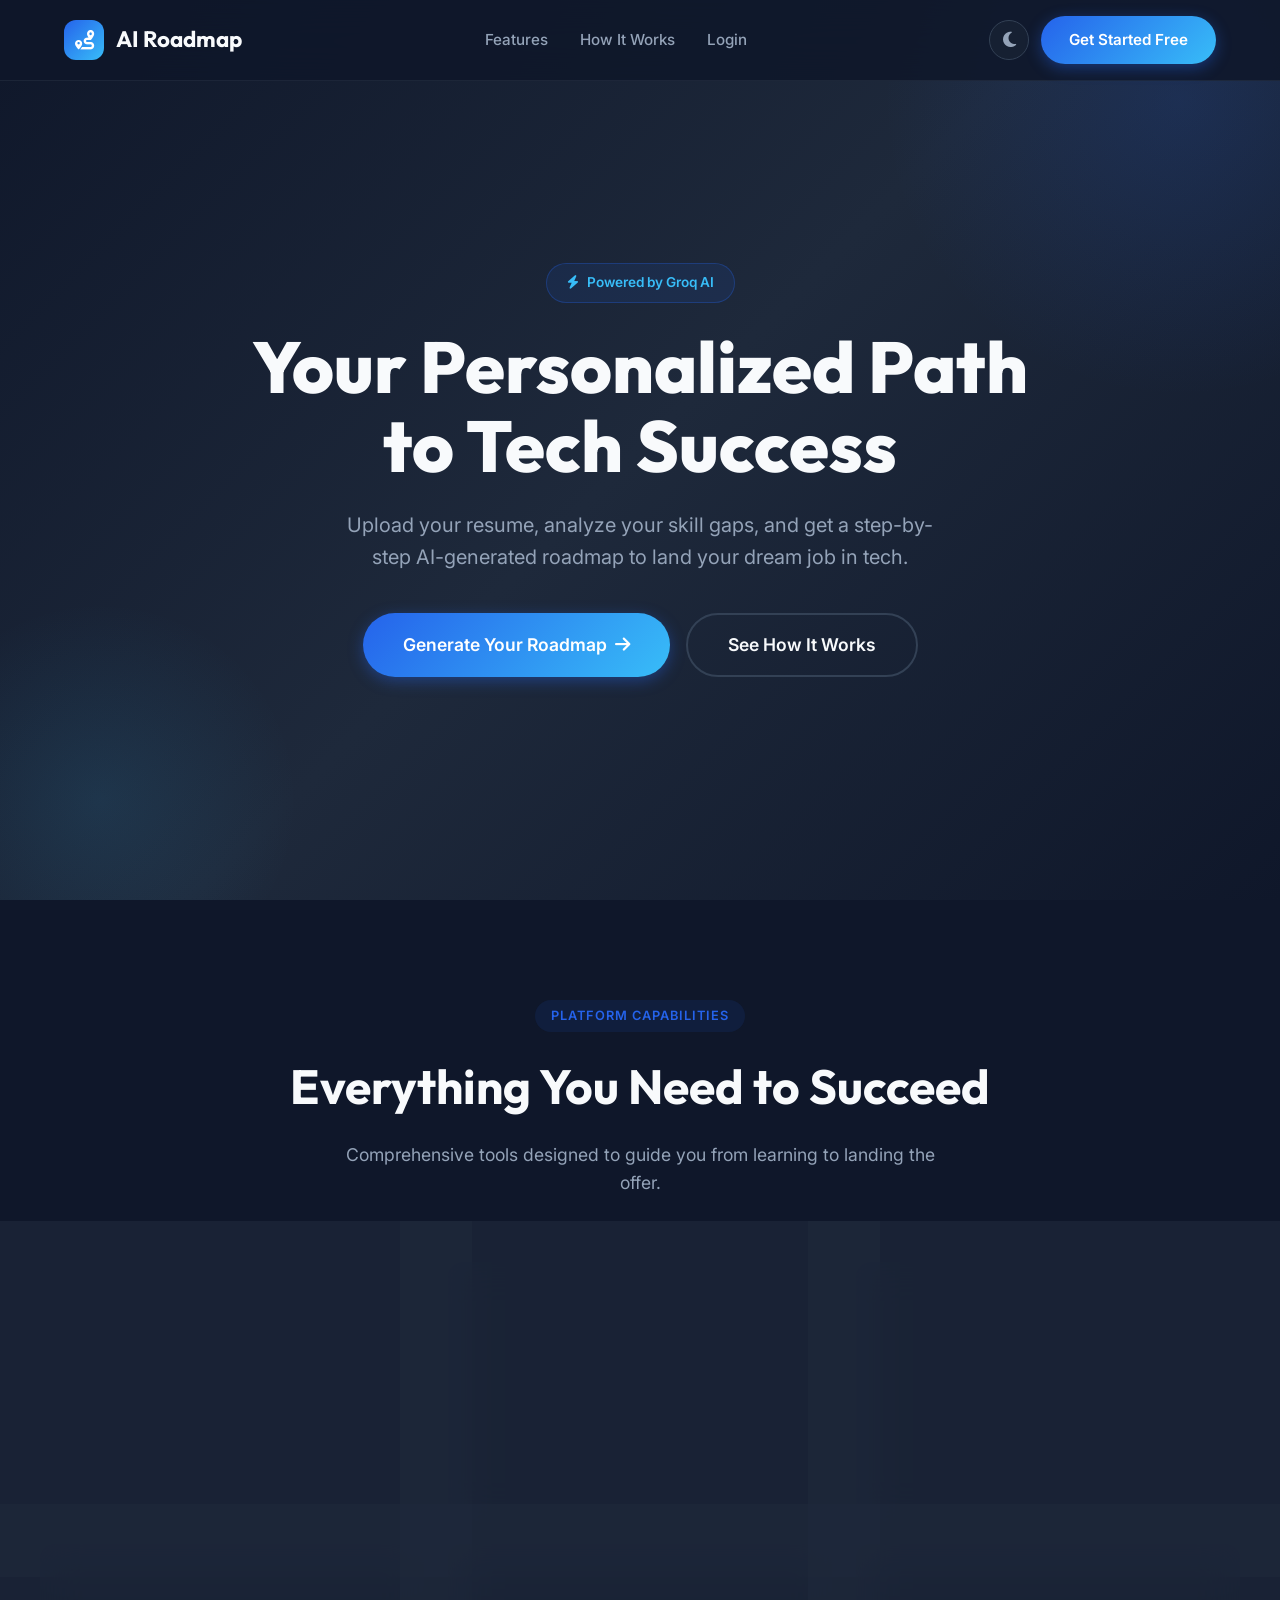
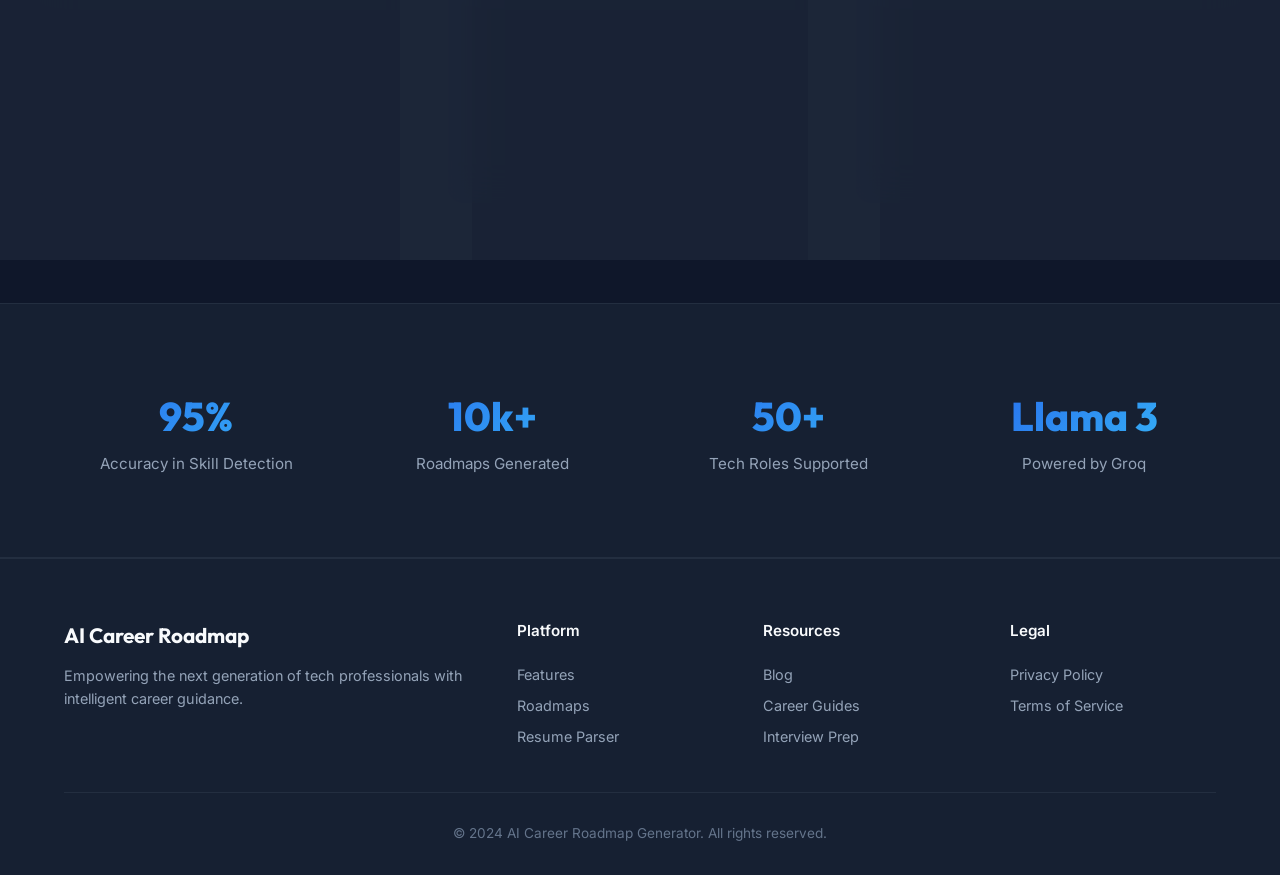
<file: AI Road map/career-roadmap-generator/frontend/index.html>
<!DOCTYPE html>
<html lang="en" data-theme="dark">
<head>
    <meta charset="UTF-8">
    <meta name="viewport" content="width=device-width, initial-scale=1.0">
    <title>AI Career Roadmap Generator | Master Your Career Path</title>
    <meta name="description" content="AI-powered platform that helps you identify skill gaps, generate personalized career roadmaps, and track progress toward your dream job.">
    
    <!-- Fonts & Icons -->
    <link rel="stylesheet" href="https://cdnjs.cloudflare.com/ajax/libs/font-awesome/6.4.0/css/all.min.css">
    
    <!-- Styles -->
    <link rel="stylesheet" href="css/style.css">
</head>
<body>
    <!-- Navigation -->
    <nav class="navbar" id="navbar">
        <div class="container">
            <a href="index.html" class="nav-brand">
                <div class="nav-brand-icon">
                    <i class="fa-solid fa-route"></i>
                </div>
                AI Roadmap
            </a>
            
            <ul class="nav-links">
                <li><a href="#features">Features</a></li>
                <li><a href="#how-it-works">How It Works</a></li>
                <li><a href="login.html">Login</a></li>
            </ul>
            
            <div class="nav-actions">
                <button class="theme-toggle" id="themeToggle" aria-label="Toggle theme">
                    <i class="fa-solid fa-moon"></i>
                </button>
                <a href="register.html" class="btn btn-primary d-none d-md-flex">Get Started Free</a>
                <button class="mobile-menu-btn" id="mobileMenuBtn">
                    <i class="fa-solid fa-bars"></i>
                </button>
            </div>
        </div>
    </nav>

    <!-- Hero Section -->
    <section class="hero">
        <div class="hero-content">
            <div class="hero-badge">
                <i class="fa-solid fa-bolt"></i> Powered by Groq AI
            </div>
            <h1>Your Personalized Path to Tech Success</h1>
            <p>Upload your resume, analyze your skill gaps, and get a step-by-step AI-generated roadmap to land your dream job in tech.</p>
            <div class="hero-buttons">
                <a href="register.html" class="btn btn-primary btn-lg">
                    Generate Your Roadmap <i class="fa-solid fa-arrow-right"></i>
                </a>
                <a href="#how-it-works" class="btn btn-secondary btn-lg">
                    See How It Works
                </a>
            </div>
        </div>
    </section>

    <!-- Features Section -->
    <section class="features-section container" id="features">
        <div class="section-header slide-up stagger-1">
            <span class="section-badge">Platform Capabilities</span>
            <h2>Everything You Need to Succeed</h2>
            <p>Comprehensive tools designed to guide you from learning to landing the offer.</p>
        </div>
        
        <div class="features-grid">
            <div class="feature-card glass-card slide-up stagger-2">
                <div class="feature-icon"><i class="fa-solid fa-file-pdf"></i></div>
                <h3>AI Resume Analysis</h3>
                <p>Upload your PDF resume. Our ATS engine analyzes it, scores it, and extracts your skills instantly.</p>
            </div>
            
            <div class="feature-card glass-card slide-up stagger-3">
                <div class="feature-icon"><i class="fa-solid fa-bullseye"></i></div>
                <h3>Skill Gap Detection</h3>
                <p>Select your target role. We'll compare your current profile against industry requirements to find gaps.</p>
            </div>
            
            <div class="feature-card glass-card slide-up stagger-4">
                <div class="feature-icon"><i class="fa-solid fa-map-location-dot"></i></div>
                <h3>Dynamic Roadmaps</h3>
                <p>Get a personalized month-by-month learning path with specific milestones, resources, and tasks.</p>
            </div>
            
            <div class="feature-card glass-card slide-up stagger-5">
                <div class="feature-icon"><i class="fa-solid fa-certificate"></i></div>
                <h3>Smart Certifications</h3>
                <p>Receive AI recommendations for the most valuable certifications based on your specific career goals.</p>
            </div>
            
            <div class="feature-card glass-card slide-up stagger-2">
                <div class="feature-icon"><i class="fa-solid fa-laptop-code"></i></div>
                <h3>Project Suggestions</h3>
                <p>Build your portfolio with project ideas tailored to your experience level and target tech stack.</p>
            </div>
            
            <div class="feature-card glass-card slide-up stagger-3">
                <div class="feature-icon"><i class="fa-solid fa-robot"></i></div>
                <h3>AI Career Mentor</h3>
                <p>Chat 24/7 with our AI mentor for interview prep, career advice, and technical guidance.</p>
            </div>
        </div>
    </section>

    <!-- Stats Section -->
    <section class="stats-section">
        <div class="container">
            <div class="stats-grid">
                <div class="stat-item">
                    <h3>95%</h3>
                    <p>Accuracy in Skill Detection</p>
                </div>
                <div class="stat-item">
                    <h3>10k+</h3>
                    <p>Roadmaps Generated</p>
                </div>
                <div class="stat-item">
                    <h3>50+</h3>
                    <p>Tech Roles Supported</p>
                </div>
                <div class="stat-item">
                    <h3>Llama 3</h3>
                    <p>Powered by Groq</p>
                </div>
            </div>
        </div>
    </section>

    <!-- Footer -->
    <footer class="footer">
        <div class="container">
            <div class="footer-content">
                <div class="footer-brand">
                    <h3>AI Career Roadmap</h3>
                    <p>Empowering the next generation of tech professionals with intelligent career guidance.</p>
                </div>
                <div class="footer-links">
                    <h4>Platform</h4>
                    <a href="#">Features</a>
                    <a href="#">Roadmaps</a>
                    <a href="#">Resume Parser</a>
                </div>
                <div class="footer-links">
                    <h4>Resources</h4>
                    <a href="#">Blog</a>
                    <a href="#">Career Guides</a>
                    <a href="#">Interview Prep</a>
                </div>
                <div class="footer-links">
                    <h4>Legal</h4>
                    <a href="#">Privacy Policy</a>
                    <a href="#">Terms of Service</a>
                </div>
            </div>
            <div class="footer-bottom">
                &copy; 2024 AI Career Roadmap Generator. All rights reserved.
            </div>
        </div>
    </footer>

    <script src="js/auth.js"></script>
    <script>
        // Navbar scroll effect
        window.addEventListener('scroll', () => {
            const navbar = document.getElementById('navbar');
            if (window.scrollY > 50) {
                navbar.classList.add('scrolled');
            } else {
                navbar.classList.remove('scrolled');
            }
        });

        // Theme toggle
        const themeToggle = document.getElementById('themeToggle');
        const html = document.documentElement;
        
        themeToggle.addEventListener('click', () => {
            const currentTheme = html.getAttribute('data-theme');
            const newTheme = currentTheme === 'dark' ? 'light' : 'dark';
            html.setAttribute('data-theme', newTheme);
            themeToggle.innerHTML = newTheme === 'dark' ? '<i class="fa-solid fa-sun"></i>' : '<i class="fa-solid fa-moon"></i>';
        });

        // Mobile menu
        const mobileBtn = document.getElementById('mobileMenuBtn');
        const navLinks = document.querySelector('.nav-links');
        
        if(mobileBtn) {
            mobileBtn.addEventListener('click', () => {
                navLinks.classList.toggle('active');
            });
        }
        
        // Redirect if already logged in
        if (Auth.isAuthenticated()) {
            window.location.href = 'dashboard.html';
        }
    </script>
</body>
</html>
</file>
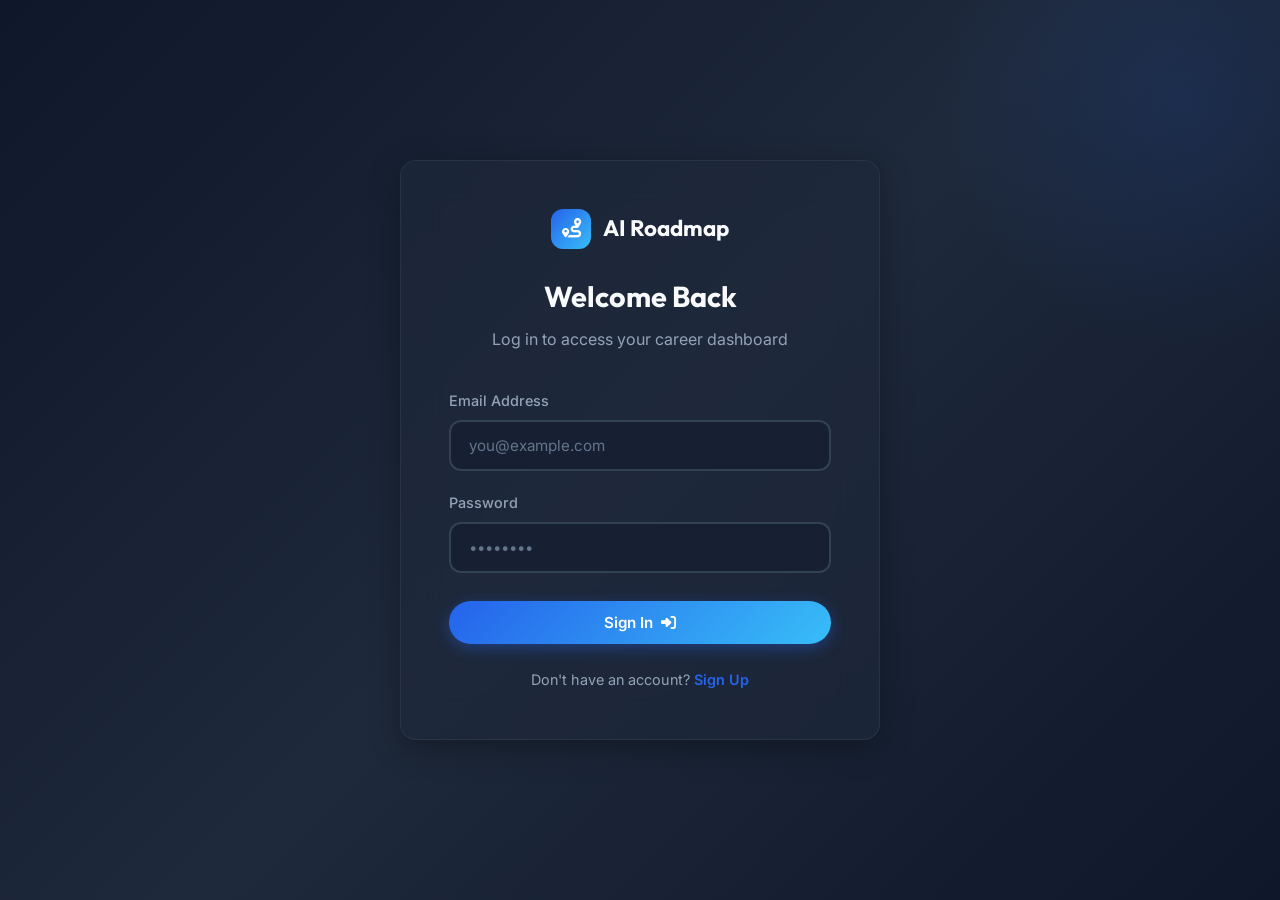
<file: AI Road map/career-roadmap-generator/frontend/certifications.html>
<!DOCTYPE html>
<html lang="en" data-theme="dark">
<head>
    <meta charset="UTF-8">
    <meta name="viewport" content="width=device-width, initial-scale=1.0">
    <title>Certifications | AI Career Roadmap</title>
    <link rel="stylesheet" href="https://cdnjs.cloudflare.com/ajax/libs/font-awesome/6.4.0/css/all.min.css">
    <link rel="stylesheet" href="css/style.css">
    <link rel="stylesheet" href="css/dashboard.css">
</head>
<body>
    <nav class="navbar" style="padding: 12px 0;">
        <div class="container" style="max-width: 100%; padding: 0 24px;">
            <div style="display: flex; align-items: center; gap: 16px;">
                <a href="dashboard.html" class="nav-brand">
                    <div class="nav-brand-icon"><i class="fa-solid fa-route"></i></div>
                    AI Roadmap
                </a>
            </div>
            <div class="nav-actions">
                <a href="dashboard.html" class="btn btn-secondary btn-sm">Dashboard</a>
            </div>
        </div>
    </nav>

    <div class="dashboard-layout">
        <main class="main-content" style="margin-left: 0; max-width: 1200px; margin: 0 auto;">
            <div class="page-header slide-up">
                <div>
                    <h1>Certifications</h1>
                    <p>AI-recommended certifications to boost your credentials.</p>
                </div>
            </div>

            <div id="generatorForm" class="panel slide-up stagger-1">
                <form id="certForm">
                    <div class="dashboard-grid">
                        <div class="form-group">
                            <label class="form-label">Target Role</label>
                            <input type="text" id="targetRole" class="form-control" required>
                        </div>
                        <div class="form-group">
                            <label class="form-label">Budget</label>
                            <select id="budget" class="form-control">
                                <option value="free">Free Only</option>
                                <option value="low">Low Budget (under $100)</option>
                                <option value="moderate" selected>Moderate ($100 - $300)</option>
                                <option value="high">High Budget / Employer Paid</option>
                            </select>
                        </div>
                    </div>
                    <button type="submit" class="btn btn-primary" id="generateBtn">
                        Find Certifications <i class="fa-solid fa-award"></i>
                    </button>
                </form>
            </div>

            <div id="resultsGrid" class="dashboard-grid slide-up stagger-2" style="display: none; margin-top: 24px;">
                <!-- Cards here -->
            </div>
        </main>
    </div>

    <!-- Toast Container -->
    <div id="toastContainer" class="toast-container"></div>

    <script src="js/auth.js"></script>
    <script>
        document.addEventListener('DOMContentLoaded', async () => {
            await Auth.verifyToken();
            loadExistingCerts();

            document.getElementById('certForm').addEventListener('submit', async (e) => {
                e.preventDefault();
                
                const targetRole = document.getElementById('targetRole').value;
                const budget = document.getElementById('budget').value;
                
                const btn = document.getElementById('generateBtn');
                const originalText = btn.innerHTML;
                btn.innerHTML = '<i class="fa-solid fa-circle-notch fa-spin"></i> Searching...';
                btn.disabled = true;
                
                const payload = { target_role: targetRole, budget: budget, current_skills: "" };
                
                const res = await ApiService.request('/certifications/recommend', 'POST', payload);
                
                btn.innerHTML = originalText;
                btn.disabled = false;
                
                if (res.success) {
                    UI.showToast('Recommendations found!', 'success');
                    displayCerts(res.data.certifications);
                } else {
                    UI.showToast(res.error, 'error');
                }
            });
        });

        async function loadExistingCerts() {
            UI.showLoading(true);
            const res = await ApiService.request('/certifications/list');
            UI.showLoading(false);
            
            if (res.success && res.data.certifications && res.data.certifications.recommended_certs) {
                document.getElementById('targetRole').value = res.data.certifications.target_role || '';
                displayCerts(res.data.certifications.recommended_certs);
            }
        }

        function displayCerts(data) {
            const grid = document.getElementById('resultsGrid');
            grid.innerHTML = '';
            grid.style.display = 'grid';
            
            if (!data || !data.certifications) return;
            
            data.certifications.forEach(cert => {
                const card = document.createElement('div');
                card.className = 'panel stat-card';
                card.style.flexDirection = 'column';
                card.style.alignItems = 'flex-start';
                
                card.innerHTML = `
                    <div style="display: flex; align-items: center; gap: 12px; margin-bottom: 16px;">
                        <div class="stat-icon primary" style="width: 48px; height: 48px; font-size: 1.2rem;"><i class="fa-solid fa-certificate"></i></div>
                        <div>
                            <h3 style="font-size: 1.1rem; font-weight: 600;">${cert.name}</h3>
                            <p style="color: var(--text-secondary); font-size: 0.85rem;">${cert.provider}</p>
                        </div>
                    </div>
                    <div style="width: 100%; margin-bottom: 16px;">
                        <div style="display: flex; justify-content: space-between; margin-bottom: 8px; font-size: 0.9rem;">
                            <span style="color: var(--text-muted);">Difficulty</span>
                            <span style="font-weight: 500;">${cert.difficulty}</span>
                        </div>
                        <div style="display: flex; justify-content: space-between; margin-bottom: 8px; font-size: 0.9rem;">
                            <span style="color: var(--text-muted);">Cost</span>
                            <span style="font-weight: 500; color: var(--success);">${cert.cost}</span>
                        </div>
                        <div style="display: flex; justify-content: space-between; margin-bottom: 8px; font-size: 0.9rem;">
                            <span style="color: var(--text-muted);">Duration</span>
                            <span style="font-weight: 500;">${cert.duration}</span>
                        </div>
                    </div>
                    <a href="${cert.url || '#'}" target="_blank" class="btn btn-secondary btn-sm" style="width: 100%;">View Details</a>
                `;
                grid.appendChild(card);
            });
        }
    </script>
</body>
</html>
</file>
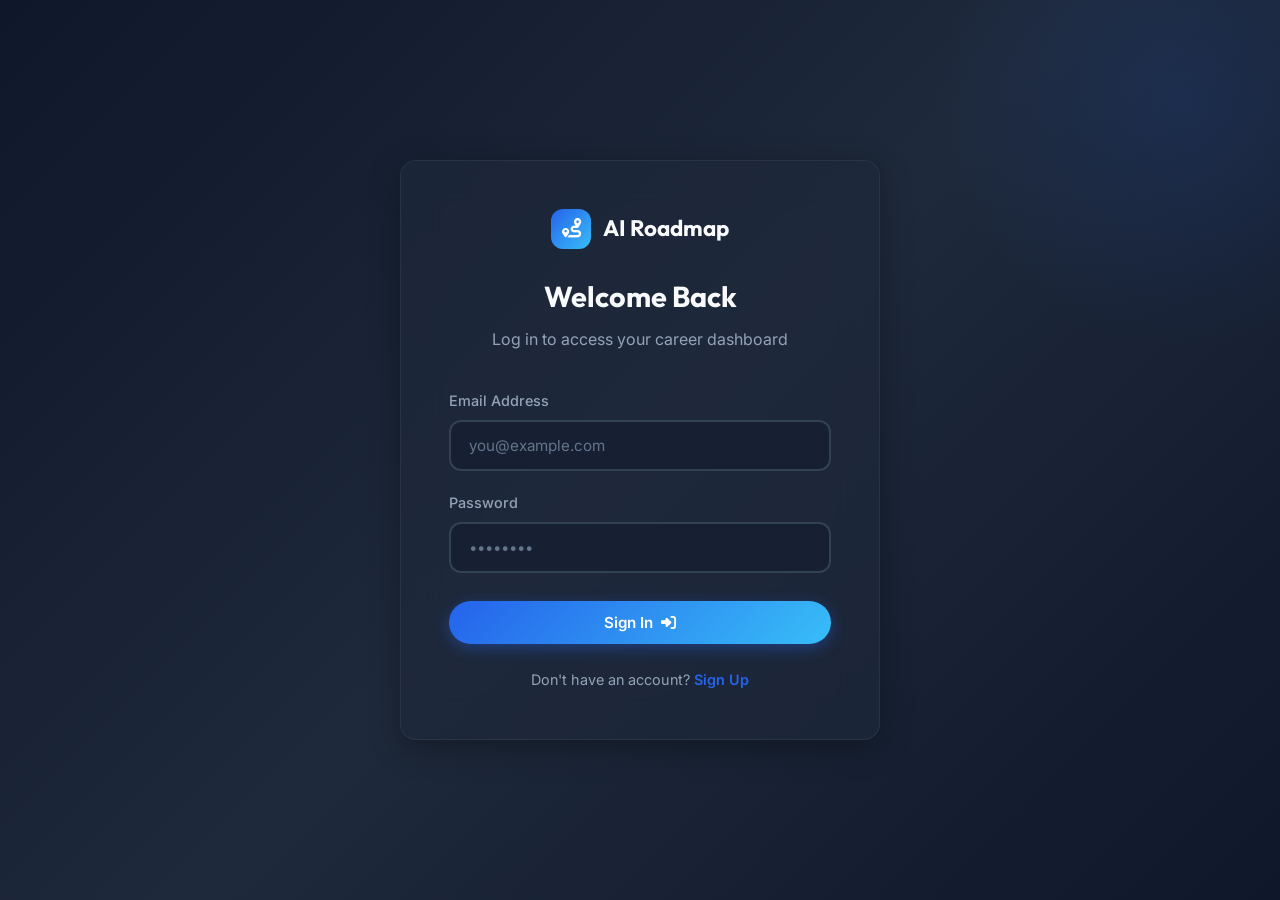
<file: AI Road map/career-roadmap-generator/frontend/login.html>
<!DOCTYPE html>
<html lang="en" data-theme="dark">
<head>
    <meta charset="UTF-8">
    <meta name="viewport" content="width=device-width, initial-scale=1.0">
    <title>Login | AI Career Roadmap Generator</title>
    
    <link rel="stylesheet" href="https://cdnjs.cloudflare.com/ajax/libs/font-awesome/6.4.0/css/all.min.css">
    <link rel="stylesheet" href="css/style.css">
</head>
<body>
    <div class="auth-page">
        <div class="auth-container glass-card fade-in">
            <div class="auth-header">
                <a href="index.html" class="nav-brand">
                    <div class="nav-brand-icon">
                        <i class="fa-solid fa-route"></i>
                    </div>
                    AI Roadmap
                </a>
                <h2>Welcome Back</h2>
                <p>Log in to access your career dashboard</p>
            </div>
            
            <form id="loginForm" class="auth-form">
                <div class="form-group">
                    <label class="form-label">Email Address</label>
                    <input type="email" id="email" class="form-control" placeholder="you@example.com" required>
                </div>
                
                <div class="form-group">
                    <label class="form-label">Password</label>
                    <input type="password" id="password" class="form-control" placeholder="••••••••" required>
                </div>
                
                <button type="submit" class="btn btn-primary" id="loginBtn">
                    Sign In <i class="fa-solid fa-right-to-bracket"></i>
                </button>
            </form>
            
            <div class="auth-footer">
                Don't have an account? <a href="register.html">Sign Up</a>
            </div>
        </div>
    </div>

    <!-- Toast Container -->
    <div id="toastContainer" class="toast-container"></div>

    <script src="js/auth.js"></script>
    <script>
        // Redirect if already logged in
        if (Auth.isAuthenticated()) {
            window.location.href = 'dashboard.html';
        }

        document.getElementById('loginForm').addEventListener('submit', async (e) => {
            e.preventDefault();
            const btn = document.getElementById('loginBtn');
            const originalText = btn.innerHTML;
            
            const email = document.getElementById('email').value;
            const password = document.getElementById('password').value;
            
            btn.innerHTML = '<i class="fa-solid fa-circle-notch fa-spin"></i> Logging in...';
            btn.disabled = true;
            
            const success = await Auth.login(email, password);
            
            if (!success) {
                btn.innerHTML = originalText;
                btn.disabled = false;
            }
        });
    </script>
</body>
</html>
</file>
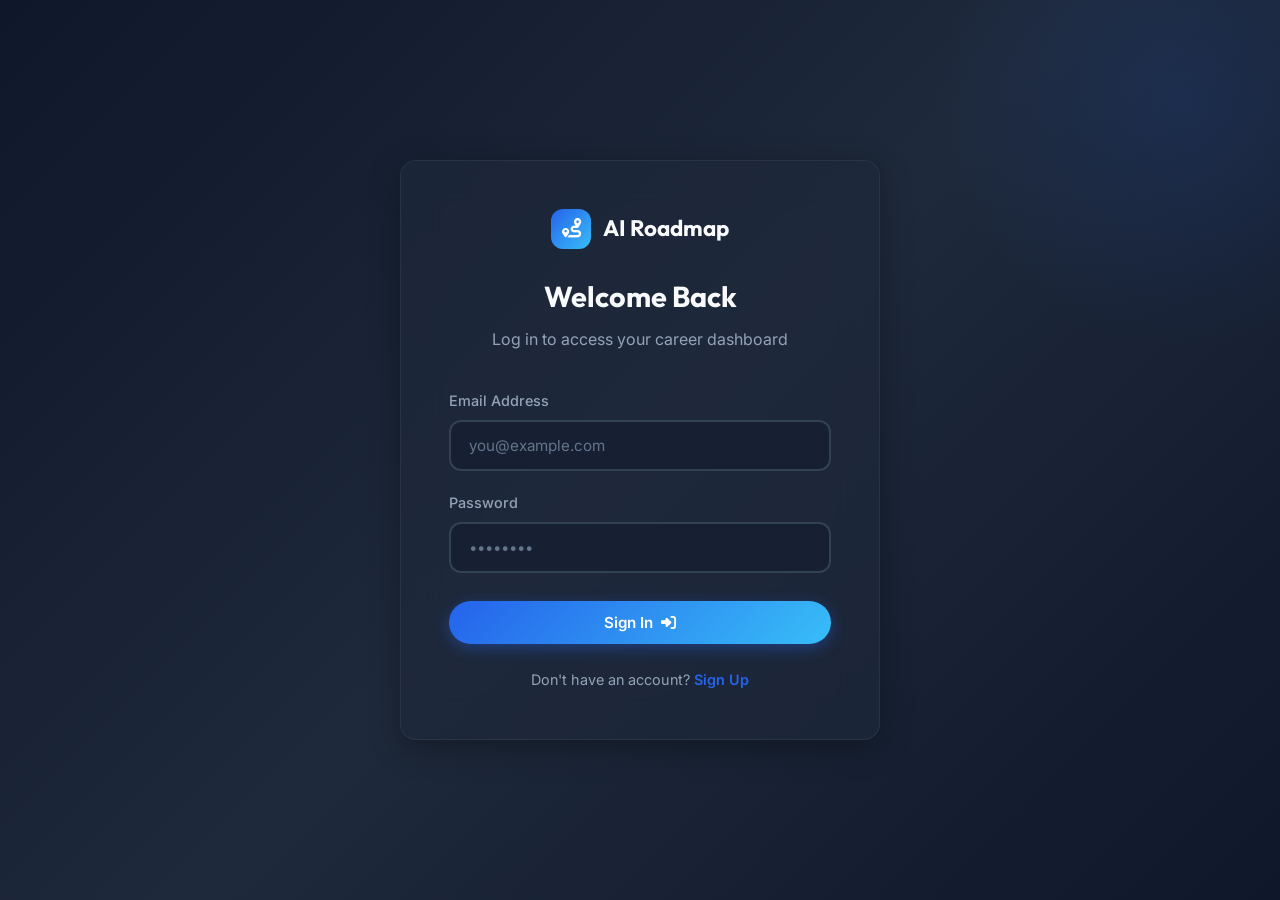
<file: AI Road map/career-roadmap-generator/frontend/projects.html>
<!DOCTYPE html>
<html lang="en" data-theme="dark">
<head>
    <meta charset="UTF-8">
    <meta name="viewport" content="width=device-width, initial-scale=1.0">
    <title>Projects | AI Career Roadmap</title>
    <link rel="stylesheet" href="https://cdnjs.cloudflare.com/ajax/libs/font-awesome/6.4.0/css/all.min.css">
    <link rel="stylesheet" href="css/style.css">
    <link rel="stylesheet" href="css/dashboard.css">
</head>
<body>
    <nav class="navbar" style="padding: 12px 0;">
        <div class="container" style="max-width: 100%; padding: 0 24px;">
            <div style="display: flex; align-items: center; gap: 16px;">
                <a href="dashboard.html" class="nav-brand">
                    <div class="nav-brand-icon"><i class="fa-solid fa-route"></i></div>
                    AI Roadmap
                </a>
            </div>
            <div class="nav-actions">
                <a href="dashboard.html" class="btn btn-secondary btn-sm">Dashboard</a>
            </div>
        </div>
    </nav>

    <div class="dashboard-layout">
        <main class="main-content" style="margin-left: 0; max-width: 1200px; margin: 0 auto;">
            <div class="page-header slide-up">
                <div>
                    <h1>Project Recommendations</h1>
                    <p>Build your portfolio with AI-curated project ideas.</p>
                </div>
            </div>

            <div class="panel slide-up stagger-1">
                <form id="projectForm">
                    <div class="dashboard-grid">
                        <div class="form-group">
                            <label class="form-label">Target Role</label>
                            <input type="text" id="targetRole" class="form-control" required>
                        </div>
                    </div>
                    <button type="submit" class="btn btn-primary" id="generateBtn">
                        Find Projects <i class="fa-solid fa-laptop-code"></i>
                    </button>
                </form>
            </div>

            <div id="resultsArea" style="display: none; margin-top: 24px;" class="slide-up stagger-2">
                <h2 style="margin-bottom: 20px;">Beginner</h2>
                <div id="beginnerGrid" class="dashboard-grid"></div>
                
                <h2 style="margin: 40px 0 20px;">Intermediate</h2>
                <div id="intermediateGrid" class="dashboard-grid"></div>
                
                <h2 style="margin: 40px 0 20px;">Advanced</h2>
                <div id="advancedGrid" class="dashboard-grid"></div>
            </div>
        </main>
    </div>

    <!-- Toast Container -->
    <div id="toastContainer" class="toast-container"></div>

    <script src="js/auth.js"></script>
    <script>
        document.addEventListener('DOMContentLoaded', async () => {
            await Auth.verifyToken();
            loadExistingProjects();

            document.getElementById('projectForm').addEventListener('submit', async (e) => {
                e.preventDefault();
                
                const targetRole = document.getElementById('targetRole').value;
                
                const btn = document.getElementById('generateBtn');
                const originalText = btn.innerHTML;
                btn.innerHTML = '<i class="fa-solid fa-circle-notch fa-spin"></i> Searching...';
                btn.disabled = true;
                
                const payload = { target_role: targetRole, experience_level: "mixed", current_skills: "" };
                
                const res = await ApiService.request('/certifications/projects/recommend', 'POST', payload);
                
                btn.innerHTML = originalText;
                btn.disabled = false;
                
                if (res.success) {
                    UI.showToast('Projects found!', 'success');
                    displayProjects(res.data.projects);
                } else {
                    UI.showToast(res.error, 'error');
                }
            });
        });

        async function loadExistingProjects() {
            UI.showLoading(true);
            const res = await ApiService.request('/certifications/projects/list');
            UI.showLoading(false);
            
            if (res.success && res.data.projects && res.data.projects.recommended_projects) {
                document.getElementById('targetRole').value = res.data.projects.target_role || '';
                displayProjects(res.data.projects.recommended_projects);
            }
        }

        function displayProjects(data) {
            document.getElementById('resultsArea').style.display = 'block';
            
            if (!data || !data.projects) return;
            
            renderGrid('beginnerGrid', data.projects.beginner);
            renderGrid('intermediateGrid', data.projects.intermediate);
            renderGrid('advancedGrid', data.projects.advanced);
        }
        
        function renderGrid(id, projects) {
            const grid = document.getElementById(id);
            grid.innerHTML = '';
            
            if(!projects) return;
            
            projects.forEach(proj => {
                const card = document.createElement('div');
                card.className = 'panel';
                
                let techHtml = (proj.technologies || []).map(t => `<span class="tag">${t}</span>`).join(' ');
                
                card.innerHTML = `
                    <h3 style="margin-bottom: 8px;">${proj.title}</h3>
                    <p style="color: var(--text-secondary); font-size: 0.9rem; margin-bottom: 16px;">${proj.description}</p>
                    <div style="margin-bottom: 16px;">
                        <div class="tag-container">${techHtml}</div>
                    </div>
                    <div style="font-size: 0.85rem; color: var(--text-muted);">
                        <i class="fa-regular fa-clock"></i> Est. Time: ${proj.duration}
                    </div>
                `;
                grid.appendChild(card);
            });
        }
    </script>
</body>
</html>
</file>
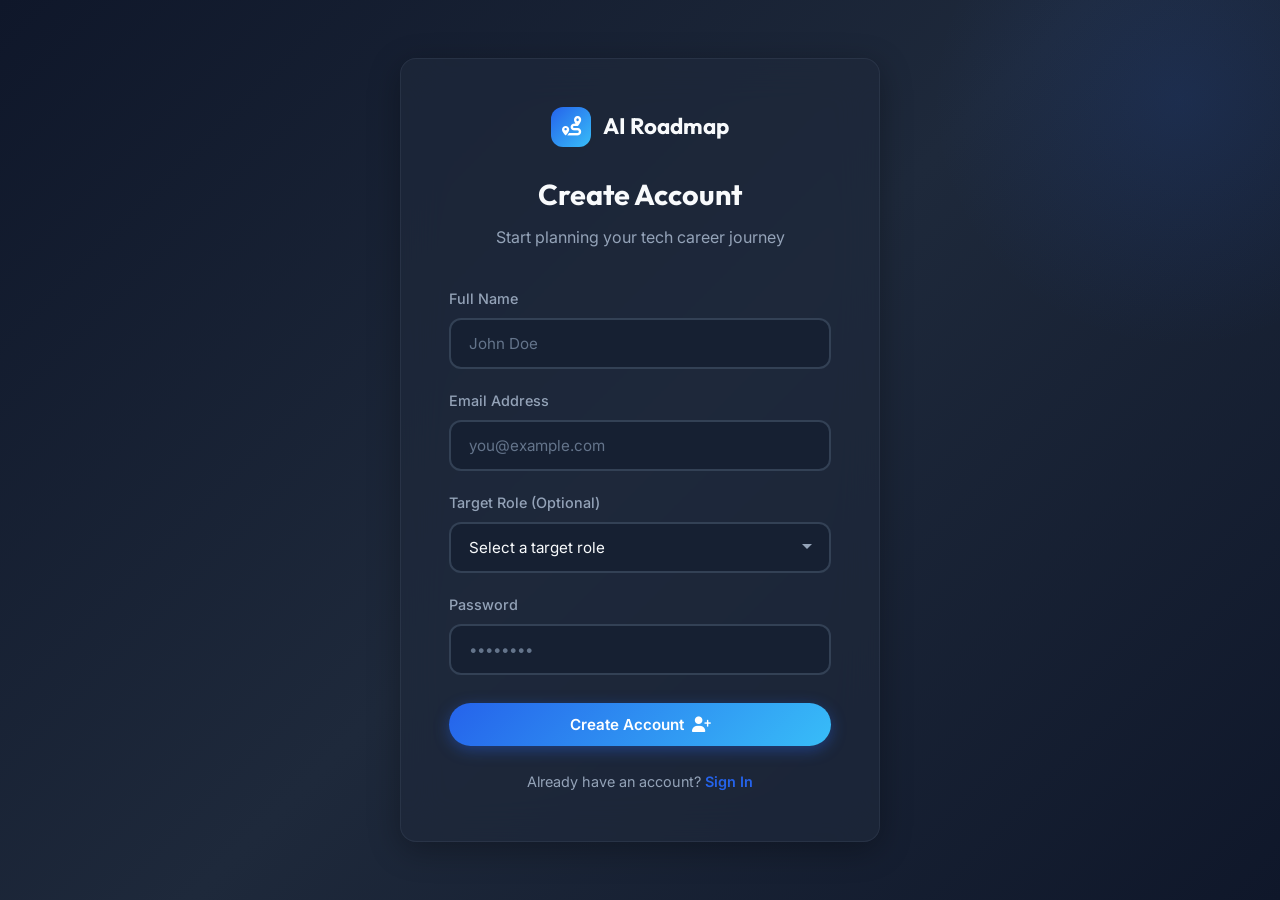
<file: AI Road map/career-roadmap-generator/frontend/register.html>
<!DOCTYPE html>
<html lang="en" data-theme="dark">
<head>
    <meta charset="UTF-8">
    <meta name="viewport" content="width=device-width, initial-scale=1.0">
    <title>Register | AI Career Roadmap Generator</title>
    
    <link rel="stylesheet" href="https://cdnjs.cloudflare.com/ajax/libs/font-awesome/6.4.0/css/all.min.css">
    <link rel="stylesheet" href="css/style.css">
</head>
<body>
    <div class="auth-page">
        <div class="auth-container glass-card fade-in">
            <div class="auth-header">
                <a href="index.html" class="nav-brand">
                    <div class="nav-brand-icon">
                        <i class="fa-solid fa-route"></i>
                    </div>
                    AI Roadmap
                </a>
                <h2>Create Account</h2>
                <p>Start planning your tech career journey</p>
            </div>
            
            <form id="registerForm" class="auth-form">
                <div class="form-group">
                    <label class="form-label">Full Name</label>
                    <input type="text" id="name" class="form-control" placeholder="John Doe" required>
                </div>
                
                <div class="form-group">
                    <label class="form-label">Email Address</label>
                    <input type="email" id="email" class="form-control" placeholder="you@example.com" required>
                </div>
                
                <div class="form-group">
                    <label class="form-label">Target Role (Optional)</label>
                    <select id="career_goal" class="form-control">
                        <option value="">Select a target role</option>
                        <option value="Full Stack Developer">Full Stack Developer</option>
                        <option value="Frontend Developer">Frontend Developer</option>
                        <option value="Backend Developer">Backend Developer</option>
                        <option value="AI Engineer">AI Engineer</option>
                        <option value="Data Scientist">Data Scientist</option>
                        <option value="DevOps Engineer">DevOps Engineer</option>
                        <option value="Cloud Architect">Cloud Architect</option>
                        <option value="Cybersecurity Analyst">Cybersecurity Analyst</option>
                    </select>
                </div>
                
                <div class="form-group">
                    <label class="form-label">Password</label>
                    <input type="password" id="password" class="form-control" placeholder="••••••••" required minlength="6">
                </div>
                
                <button type="submit" class="btn btn-primary" id="registerBtn">
                    Create Account <i class="fa-solid fa-user-plus"></i>
                </button>
            </form>
            
            <div class="auth-footer">
                Already have an account? <a href="login.html">Sign In</a>
            </div>
        </div>
    </div>

    <!-- Toast Container -->
    <div id="toastContainer" class="toast-container"></div>

    <script src="js/auth.js"></script>
    <script>
        // Redirect if already logged in
        if (Auth.isAuthenticated()) {
            window.location.href = 'dashboard.html';
        }

        document.getElementById('registerForm').addEventListener('submit', async (e) => {
            e.preventDefault();
            const btn = document.getElementById('registerBtn');
            const originalText = btn.innerHTML;
            
            const name = document.getElementById('name').value;
            const email = document.getElementById('email').value;
            const career_goal = document.getElementById('career_goal').value;
            const password = document.getElementById('password').value;
            
            btn.innerHTML = '<i class="fa-solid fa-circle-notch fa-spin"></i> Creating Account...';
            btn.disabled = true;
            
            const success = await Auth.register(name, email, password, career_goal);
            
            if (!success) {
                btn.innerHTML = originalText;
                btn.disabled = false;
            }
        });
    </script>
</body>
</html>
</file>
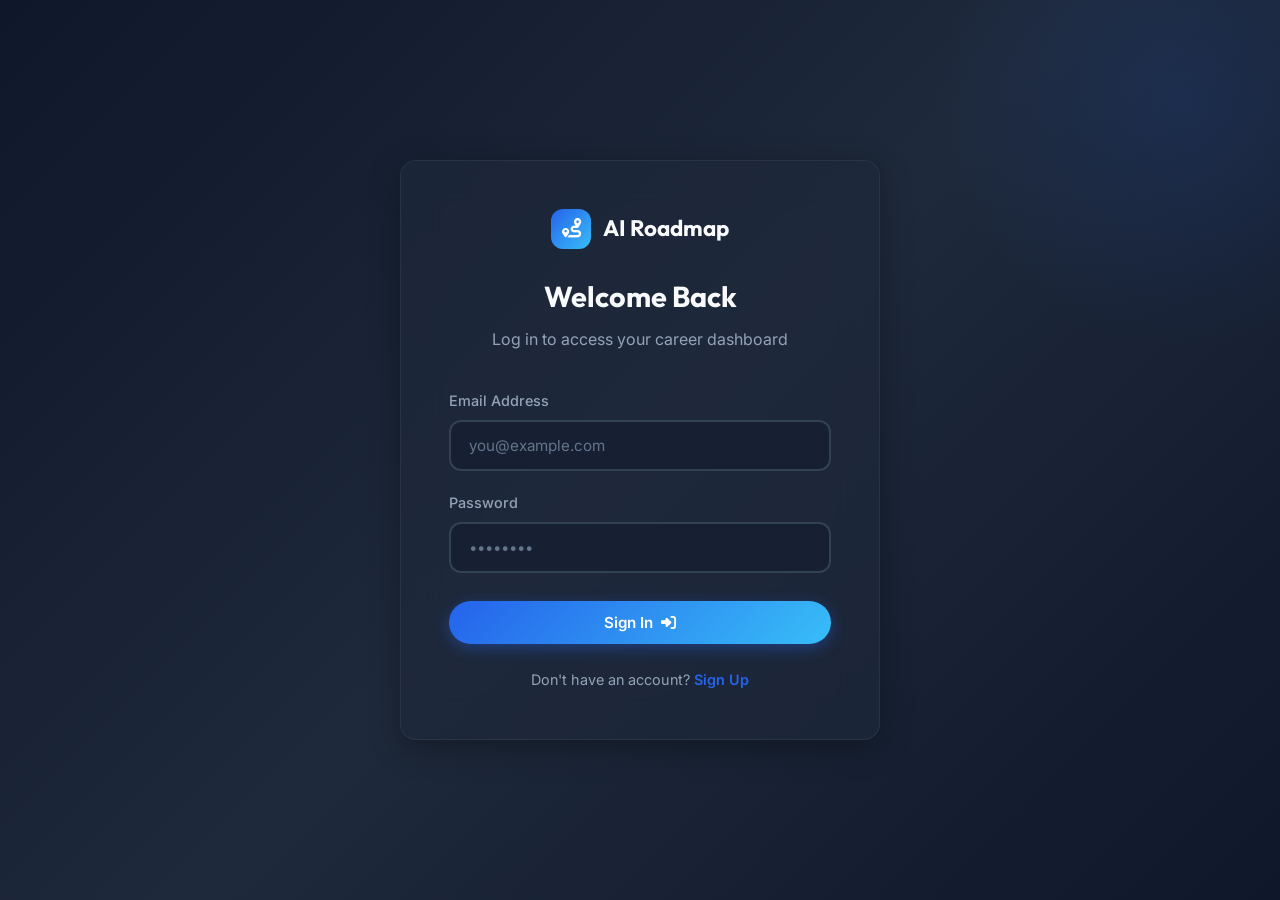
<file: AI Road map/career-roadmap-generator/frontend/resume-analysis.html>
<!DOCTYPE html>
<html lang="en" data-theme="dark">
<head>
    <meta charset="UTF-8">
    <meta name="viewport" content="width=device-width, initial-scale=1.0">
    <title>Resume Analysis | AI Career Roadmap</title>
    <link rel="stylesheet" href="https://cdnjs.cloudflare.com/ajax/libs/font-awesome/6.4.0/css/all.min.css">
    <link rel="stylesheet" href="css/style.css">
    <link rel="stylesheet" href="css/dashboard.css">
    <style>
        .analysis-results {
            display: none;
        }
        .analysis-results.active {
            display: block;
        }
        .score-circle {
            width: 150px;
            height: 150px;
            border-radius: 50%;
            display: flex;
            align-items: center;
            justify-content: center;
            flex-direction: column;
            background: var(--dark-surface);
            border: 4px solid var(--primary);
            margin: 0 auto 24px;
            box-shadow: 0 0 30px var(--primary-light);
        }
        .score-circle h2 {
            font-size: 2.5rem;
            margin: 0;
            background: var(--gradient-primary);
            -webkit-background-clip: text;
            -webkit-text-fill-color: transparent;
        }
        .score-circle p {
            font-size: 0.8rem;
            color: var(--text-secondary);
            margin: 0;
        }
        .keyword-box {
            background: var(--dark-surface);
            padding: 16px;
            border-radius: var(--radius-md);
            margin-bottom: 16px;
        }
    </style>
</head>
<body>
    <nav class="navbar" style="padding: 12px 0;">
        <div class="container" style="max-width: 100%; padding: 0 24px;">
            <div style="display: flex; align-items: center; gap: 16px;">
                <a href="dashboard.html" class="nav-brand">
                    <div class="nav-brand-icon"><i class="fa-solid fa-route"></i></div>
                    AI Roadmap
                </a>
            </div>
            <div class="nav-actions">
                <a href="dashboard.html" class="btn btn-secondary btn-sm">Back to Dashboard</a>
            </div>
        </div>
    </nav>

    <div class="dashboard-layout">
        <main class="main-content" style="margin-left: 0; max-width: 1000px; margin: 0 auto;">
            <div class="page-header slide-up">
                <div>
                    <h1>Resume Analysis</h1>
                    <p>Upload your resume to extract skills and get ATS feedback.</p>
                </div>
            </div>

            <div id="uploadSection" class="panel slide-up stagger-1">
                <div class="upload-area" id="dropZone">
                    <input type="file" id="resumeFile" accept=".pdf" style="display: none;">
                    <i class="fa-solid fa-cloud-arrow-up upload-icon"></i>
                    <h3 class="upload-text">Click to upload or drag and drop</h3>
                    <p class="upload-hint">PDF files only (Max 16MB)</p>
                </div>
                <div style="text-align: center; margin-top: 24px;">
                    <button class="btn btn-primary" id="analyzeBtn" disabled>
                        Analyze Resume <i class="fa-solid fa-wand-magic-sparkles"></i>
                    </button>
                </div>
            </div>

            <div id="analysisResults" class="analysis-results slide-up stagger-2">
                <div class="panel">
                    <div style="text-align: center;">
                        <div class="score-circle">
                            <h2 id="atsScore">0</h2>
                            <p>ATS Score</p>
                        </div>
                        <h3 id="resumeSummary" style="font-weight: 500; color: var(--text-secondary); max-width: 700px; margin: 0 auto 32px;"></h3>
                    </div>

                    <div class="dashboard-grid">
                        <div>
                            <h3 style="margin-bottom: 16px;"><i class="fa-solid fa-code text-primary"></i> Technical Skills</h3>
                            <div class="tag-container" id="techSkillsTags"></div>
                        </div>
                        <div>
                            <h3 style="margin-bottom: 16px;"><i class="fa-solid fa-users text-success"></i> Soft Skills</h3>
                            <div class="tag-container" id="softSkillsTags"></div>
                        </div>
                    </div>

                    <div style="margin-top: 32px;">
                        <h3 style="margin-bottom: 16px;"><i class="fa-solid fa-lightbulb text-warning"></i> AI Recommendations</h3>
                        <ul id="recommendationsList" style="padding-left: 20px; line-height: 1.8; color: var(--text-secondary);"></ul>
                    </div>
                </div>
                
                <div style="text-align: center; margin-top: 24px;">
                    <a href="roadmap.html" class="btn btn-success btn-lg">
                        Generate Career Roadmap <i class="fa-solid fa-arrow-right"></i>
                    </a>
                </div>
            </div>
        </main>
    </div>

    <!-- Toast Container -->
    <div id="toastContainer" class="toast-container"></div>

    <script src="js/auth.js"></script>
    <script>
        document.addEventListener('DOMContentLoaded', async () => {
            await Auth.verifyToken();
            loadExistingAnalysis();

            const dropZone = document.getElementById('dropZone');
            const fileInput = document.getElementById('resumeFile');
            const analyzeBtn = document.getElementById('analyzeBtn');

            dropZone.addEventListener('click', () => fileInput.click());

            dropZone.addEventListener('dragover', (e) => {
                e.preventDefault();
                dropZone.classList.add('dragover');
            });

            dropZone.addEventListener('dragleave', () => dropZone.classList.remove('dragover'));

            dropZone.addEventListener('drop', (e) => {
                e.preventDefault();
                dropZone.classList.remove('dragover');
                if (e.dataTransfer.files.length) {
                    fileInput.files = e.dataTransfer.files;
                    handleFileSelect();
                }
            });

            fileInput.addEventListener('change', handleFileSelect);

            function handleFileSelect() {
                if (fileInput.files.length > 0) {
                    const file = fileInput.files[0];
                    if (file.type !== 'application/pdf') {
                        UI.showToast('Please upload a PDF file', 'error');
                        fileInput.value = '';
                        analyzeBtn.disabled = true;
                        return;
                    }
                    dropZone.innerHTML = `
                        <i class="fa-solid fa-file-pdf upload-icon" style="color: var(--danger);"></i>
                        <h3 class="upload-text">${file.name}</h3>
                        <p class="upload-hint">Ready to analyze (${(file.size / 1024 / 1024).toFixed(2)} MB)</p>
                    `;
                    analyzeBtn.disabled = false;
                }
            }

            analyzeBtn.addEventListener('click', async () => {
                const file = fileInput.files[0];
                if (!file) return;

                UI.showLoading(true);

                // 1. Upload
                const formData = new FormData();
                formData.append('resume', file);
                
                const uploadRes = await ApiService.request('/resume/upload', 'POST', formData, true);
                
                if (!uploadRes.success) {
                    UI.showLoading(false);
                    UI.showToast(uploadRes.error, 'error');
                    return;
                }

                // 2. Analyze
                const analyzeRes = await ApiService.request('/resume/analyze', 'POST', {});
                
                UI.showLoading(false);
                
                if (analyzeRes.success) {
                    UI.showToast('Analysis complete!', 'success');
                    displayAnalysis(analyzeRes.data.analysis);
                } else {
                    UI.showToast(analyzeRes.error, 'error');
                }
            });
        });

        async function loadExistingAnalysis() {
            UI.showLoading(true);
            const res = await ApiService.request('/resume/analysis');
            UI.showLoading(false);
            
            if (res.success && res.data.resume.analysis) {
                displayAnalysis(res.data.resume.analysis);
            }
        }

        function displayAnalysis(analysis) {
            document.getElementById('uploadSection').style.display = 'none';
            document.getElementById('analysisResults').classList.add('active');
            
            document.getElementById('atsScore').textContent = analysis.ats_score || 0;
            document.getElementById('resumeSummary').textContent = analysis.summary || '';
            
            // Tech skills
            const techContainer = document.getElementById('techSkillsTags');
            techContainer.innerHTML = '';
            if (analysis.skills && analysis.skills.technical) {
                analysis.skills.technical.forEach(skill => {
                    techContainer.innerHTML += `<span class="tag primary">${skill}</span>`;
                });
            }
            if (analysis.skills && analysis.skills.tools) {
                analysis.skills.tools.forEach(tool => {
                    techContainer.innerHTML += `<span class="tag">${tool}</span>`;
                });
            }
            
            // Soft skills
            const softContainer = document.getElementById('softSkillsTags');
            softContainer.innerHTML = '';
            if (analysis.skills && analysis.skills.soft) {
                analysis.skills.soft.forEach(skill => {
                    softContainer.innerHTML += `<span class="tag success">${skill}</span>`;
                });
            }
            
            // Recs
            const recsList = document.getElementById('recommendationsList');
            recsList.innerHTML = '';
            if (analysis.recommendations) {
                analysis.recommendations.forEach(rec => {
                    recsList.innerHTML += `<li>${rec}</li>`;
                });
            }
        }
    </script>
</body>
</html>
</file>
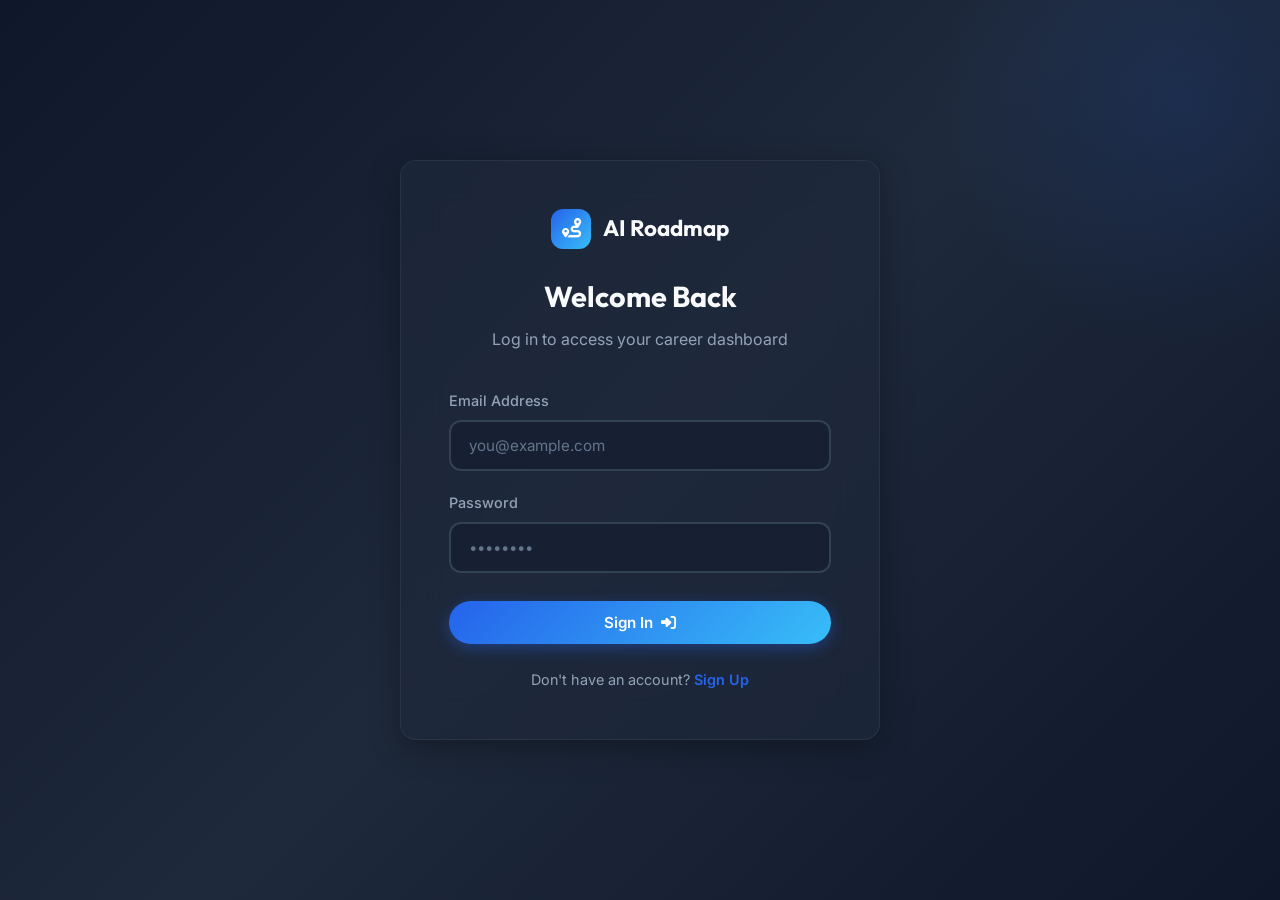
<file: AI Road map/career-roadmap-generator/frontend/roadmap.html>
<!DOCTYPE html>
<html lang="en" data-theme="dark">
<head>
    <meta charset="UTF-8">
    <meta name="viewport" content="width=device-width, initial-scale=1.0">
    <title>Career Roadmap | AI Career Roadmap</title>
    <link rel="stylesheet" href="https://cdnjs.cloudflare.com/ajax/libs/font-awesome/6.4.0/css/all.min.css">
    <link rel="stylesheet" href="css/style.css">
    <link rel="stylesheet" href="css/dashboard.css">
</head>
<body>
    <nav class="navbar" style="padding: 12px 0;">
        <div class="container" style="max-width: 100%; padding: 0 24px;">
            <div style="display: flex; align-items: center; gap: 16px;">
                <a href="dashboard.html" class="nav-brand">
                    <div class="nav-brand-icon"><i class="fa-solid fa-route"></i></div>
                    AI Roadmap
                </a>
            </div>
            <div class="nav-actions">
                <a href="dashboard.html" class="btn btn-secondary btn-sm">Dashboard</a>
            </div>
        </div>
    </nav>

    <div class="dashboard-layout">
        <main class="main-content" style="margin-left: 0; max-width: 1200px; margin: 0 auto;">
            <div class="page-header slide-up">
                <div>
                    <h1>Career Roadmap</h1>
                    <p>Your personalized step-by-step plan to reach your target role.</p>
                </div>
            </div>

            <div id="generatorForm" class="panel slide-up stagger-1">
                <form id="roadmapForm">
                    <div class="dashboard-grid">
                        <div class="form-group">
                            <label class="form-label">Target Role</label>
                            <input type="text" id="targetRole" class="form-control" placeholder="e.g. Senior React Developer" required>
                        </div>
                        <div class="form-group">
                            <label class="form-label">Current Experience Level</label>
                            <select id="experienceLevel" class="form-control">
                                <option value="beginner">Beginner (0-1 years)</option>
                                <option value="intermediate">Intermediate (2-4 years)</option>
                                <option value="advanced">Advanced (5+ years)</option>
                            </select>
                        </div>
                    </div>
                    <div class="form-group">
                        <label class="form-label">Current Key Skills (Comma separated)</label>
                        <input type="text" id="currentSkills" class="form-control" placeholder="e.g. HTML, CSS, JavaScript basics">
                    </div>
                    <button type="submit" class="btn btn-primary" id="generateBtn">
                        Generate Timeline <i class="fa-solid fa-wand-magic-sparkles"></i>
                    </button>
                </form>
            </div>

            <div id="roadmapResults" style="display: none;" class="slide-up stagger-2">
                <div class="timeline" id="timelineContainer">
                    <!-- Timeline items will be generated here -->
                </div>
            </div>
        </main>
    </div>

    <!-- Toast Container -->
    <div id="toastContainer" class="toast-container"></div>

    <script src="js/auth.js"></script>
    <script>
        document.addEventListener('DOMContentLoaded', async () => {
            await Auth.verifyToken();
            loadExistingRoadmap();

            document.getElementById('roadmapForm').addEventListener('submit', async (e) => {
                e.preventDefault();
                
                const targetRole = document.getElementById('targetRole').value;
                const experienceLevel = document.getElementById('experienceLevel').value;
                const currentSkills = document.getElementById('currentSkills').value;
                
                const btn = document.getElementById('generateBtn');
                const originalText = btn.innerHTML;
                btn.innerHTML = '<i class="fa-solid fa-circle-notch fa-spin"></i> Generating...';
                btn.disabled = true;
                
                const payload = { target_role: targetRole, experience_level: experienceLevel, current_skills: currentSkills, timeline: "6 months" };
                
                const res = await ApiService.request('/roadmap/generate', 'POST', payload);
                
                btn.innerHTML = originalText;
                btn.disabled = false;
                
                if (res.success) {
                    UI.showToast('Roadmap generated successfully!', 'success');
                    displayRoadmap(res.data.roadmap);
                } else {
                    UI.showToast(res.error, 'error');
                }
            });
        });

        async function loadExistingRoadmap() {
            UI.showLoading(true);
            const res = await ApiService.request('/roadmap/list');
            UI.showLoading(false);
            
            if (res.success && res.data.roadmaps && res.data.roadmaps.length > 0) {
                // Show most recent
                const latest = res.data.roadmaps[0];
                document.getElementById('targetRole').value = latest.target_role;
                document.getElementById('experienceLevel').value = latest.experience_level || 'beginner';
                document.getElementById('currentSkills').value = latest.current_skills || '';
                
                if (latest.roadmap) {
                    displayRoadmap(latest.roadmap);
                }
            }
        }

        function displayRoadmap(roadmapData) {
            document.getElementById('generatorForm').style.display = 'none';
            document.getElementById('roadmapResults').style.display = 'block';
            
            const container = document.getElementById('timelineContainer');
            container.innerHTML = '';
            
            if (!roadmapData || !roadmapData.roadmap) return;
            
            roadmapData.roadmap.forEach((monthData) => {
                const item = document.createElement('div');
                item.className = 'timeline-item';
                
                let skillsHtml = '';
                if (monthData.skills_to_learn) {
                    skillsHtml = monthData.skills_to_learn.map(s => `<span class="tag primary">${s.skill || s}</span>`).join(' ');
                }
                
                let projectsHtml = '';
                if (monthData.mini_projects) {
                    projectsHtml = monthData.mini_projects.map(p => `<li>${p.title || p}</li>`).join('');
                }
                
                item.innerHTML = `
                    <div class="timeline-marker"><i class="fa-solid fa-calendar"></i></div>
                    <div class="timeline-content">
                        <div class="timeline-header">
                            <div>
                                <div class="timeline-month">Month ${monthData.month}</div>
                                <h3 class="timeline-title">${monthData.title || monthData.focus_area || 'Focus Area'}</h3>
                            </div>
                        </div>
                        <div style="margin-bottom: 16px;">
                            <h4 style="font-size: 0.9rem; color: var(--text-secondary); margin-bottom: 8px;">Skills to Learn</h4>
                            <div class="tag-container">${skillsHtml}</div>
                        </div>
                        ${projectsHtml ? `
                        <div>
                            <h4 style="font-size: 0.9rem; color: var(--text-secondary); margin-bottom: 8px;">Mini Projects</h4>
                            <ul style="padding-left: 20px; color: var(--text-muted); font-size: 0.9rem;">${projectsHtml}</ul>
                        </div>` : ''}
                    </div>
                `;
                
                container.appendChild(item);
            });
            
            // Re-show form toggle
            const toggleBtn = document.createElement('button');
            toggleBtn.className = 'btn btn-secondary';
            toggleBtn.style.marginTop = '24px';
            toggleBtn.innerHTML = '<i class="fa-solid fa-rotate-right"></i> Generate New Roadmap';
            toggleBtn.onclick = () => {
                document.getElementById('generatorForm').style.display = 'block';
                document.getElementById('roadmapResults').style.display = 'none';
            };
            container.appendChild(toggleBtn);
        }
    </script>
</body>
</html>
</file>
<file: AI Road map/career-roadmap-generator/frontend/css/style.css>
/* ═══════════════════════════════════════════════════════════
   AI Career Roadmap Generator - Main Stylesheet
   Design: LinkedIn + Coursera + Notion Inspired
   ═══════════════════════════════════════════════════════════ */

@import url('https://fonts.googleapis.com/css2?family=Inter:wght@300;400;500;600;700;800;900&family=Outfit:wght@300;400;500;600;700;800&display=swap');

/* ── CSS Custom Properties ─────────────────────────────── */
:root {
    --primary: #2563EB;
    --primary-hover: #1D4ED8;
    --primary-light: rgba(37, 99, 235, 0.1);
    --secondary: #1E40AF;
    --accent: #38BDF8;
    --accent-glow: rgba(56, 189, 248, 0.3);
    --success: #22C55E;
    --success-light: rgba(34, 197, 94, 0.1);
    --warning: #F59E0B;
    --warning-light: rgba(245, 158, 11, 0.1);
    --danger: #EF4444;
    --danger-light: rgba(239, 68, 68, 0.1);
    --dark: #0F172A;
    --dark-card: #1E293B;
    --dark-border: #334155;
    --dark-surface: #162032;
    --light: #F8FAFC;
    --light-card: #FFFFFF;
    --light-border: #E2E8F0;
    --light-surface: #F1F5F9;
    --text-primary: #F8FAFC;
    --text-secondary: #94A3B8;
    --text-muted: #64748B;
    --gradient-primary: linear-gradient(135deg, #2563EB 0%, #38BDF8 100%);
    --gradient-accent: linear-gradient(135deg, #1E40AF 0%, #7C3AED 100%);
    --gradient-success: linear-gradient(135deg, #22C55E 0%, #38BDF8 100%);
    --gradient-hero: linear-gradient(135deg, #0F172A 0%, #1E293B 50%, #0F172A 100%);
    --glass-bg: rgba(30, 41, 59, 0.7);
    --glass-border: rgba(148, 163, 184, 0.1);
    --glass-shadow: 0 8px 32px rgba(0, 0, 0, 0.3);
    --radius-sm: 8px;
    --radius-md: 12px;
    --radius-lg: 16px;
    --radius-xl: 24px;
    --radius-full: 9999px;
    --shadow-sm: 0 1px 3px rgba(0, 0, 0, 0.3);
    --shadow-md: 0 4px 16px rgba(0, 0, 0, 0.3);
    --shadow-lg: 0 10px 40px rgba(0, 0, 0, 0.4);
    --shadow-glow: 0 0 30px rgba(37, 99, 235, 0.3);
    --transition: all 0.3s cubic-bezier(0.4, 0, 0.2, 1);
    --font-primary: 'Inter', -apple-system, BlinkMacSystemFont, sans-serif;
    --font-display: 'Outfit', 'Inter', sans-serif;
}

[data-theme="light"] {
    --dark: #F8FAFC;
    --dark-card: #FFFFFF;
    --dark-border: #E2E8F0;
    --dark-surface: #F1F5F9;
    --text-primary: #0F172A;
    --text-secondary: #475569;
    --text-muted: #94A3B8;
    --glass-bg: rgba(255, 255, 255, 0.8);
    --glass-border: rgba(0, 0, 0, 0.08);
    --glass-shadow: 0 8px 32px rgba(0, 0, 0, 0.08);
    --shadow-sm: 0 1px 3px rgba(0, 0, 0, 0.08);
    --shadow-md: 0 4px 16px rgba(0, 0, 0, 0.08);
    --shadow-lg: 0 10px 40px rgba(0, 0, 0, 0.12);
    --gradient-hero: linear-gradient(135deg, #F8FAFC 0%, #E2E8F0 50%, #F8FAFC 100%);
}

/* ── Reset & Base ──────────────────────────────────────── */
*, *::before, *::after { box-sizing: border-box; margin: 0; padding: 0; }

html { scroll-behavior: smooth; font-size: 16px; }

body {
    font-family: var(--font-primary);
    background: var(--dark);
    color: var(--text-primary);
    line-height: 1.6;
    overflow-x: hidden;
    -webkit-font-smoothing: antialiased;
}

a { text-decoration: none; color: var(--accent); transition: var(--transition); }
a:hover { color: var(--primary); }

img { max-width: 100%; height: auto; }

/* ── Scrollbar ─────────────────────────────────────────── */
::-webkit-scrollbar { width: 8px; }
::-webkit-scrollbar-track { background: var(--dark); }
::-webkit-scrollbar-thumb { background: var(--dark-border); border-radius: 4px; }
::-webkit-scrollbar-thumb:hover { background: var(--primary); }

/* ── Utility Classes ───────────────────────────────────── */
.container { max-width: 1200px; margin: 0 auto; padding: 0 24px; }
.text-center { text-align: center; }
.text-gradient {
    background: var(--gradient-primary);
    -webkit-background-clip: text;
    -webkit-text-fill-color: transparent;
    background-clip: text;
}
.hidden { display: none !important; }
.fade-in { animation: fadeIn 0.6s ease forwards; }
.slide-up { animation: slideUp 0.6s ease forwards; }

/* ── Animations ────────────────────────────────────────── */
@keyframes fadeIn { from { opacity: 0; } to { opacity: 1; } }
@keyframes slideUp { from { opacity: 0; transform: translateY(30px); } to { opacity: 1; transform: translateY(0); } }
@keyframes slideDown { from { opacity: 0; transform: translateY(-20px); } to { opacity: 1; transform: translateY(0); } }
@keyframes scaleIn { from { opacity: 0; transform: scale(0.9); } to { opacity: 1; transform: scale(1); } }
@keyframes pulse { 0%, 100% { transform: scale(1); } 50% { transform: scale(1.05); } }
@keyframes float { 0%, 100% { transform: translateY(0); } 50% { transform: translateY(-10px); } }
@keyframes shimmer { 0% { background-position: -200% 0; } 100% { background-position: 200% 0; } }
@keyframes rotate { from { transform: rotate(0deg); } to { transform: rotate(360deg); } }
@keyframes glow {
    0%, 100% { box-shadow: 0 0 20px rgba(37, 99, 235, 0.3); }
    50% { box-shadow: 0 0 40px rgba(37, 99, 235, 0.6); }
}

.stagger-1 { animation-delay: 0.1s; }
.stagger-2 { animation-delay: 0.2s; }
.stagger-3 { animation-delay: 0.3s; }
.stagger-4 { animation-delay: 0.4s; }
.stagger-5 { animation-delay: 0.5s; }

/* ── Glassmorphism Cards ───────────────────────────────── */
.glass-card {
    background: var(--glass-bg);
    backdrop-filter: blur(20px);
    -webkit-backdrop-filter: blur(20px);
    border: 1px solid var(--glass-border);
    border-radius: var(--radius-lg);
    box-shadow: var(--glass-shadow);
    transition: var(--transition);
}
.glass-card:hover {
    transform: translateY(-4px);
    box-shadow: var(--shadow-lg), var(--shadow-glow);
    border-color: rgba(37, 99, 235, 0.3);
}

/* ── Buttons ───────────────────────────────────────────── */
.btn {
    display: inline-flex;
    align-items: center;
    justify-content: center;
    gap: 8px;
    padding: 12px 28px;
    border: none;
    border-radius: var(--radius-full);
    font-family: var(--font-primary);
    font-weight: 600;
    font-size: 0.95rem;
    cursor: pointer;
    transition: var(--transition);
    position: relative;
    overflow: hidden;
}
.btn::before {
    content: '';
    position: absolute;
    inset: 0;
    background: linear-gradient(135deg, rgba(255,255,255,0.15), transparent);
    opacity: 0;
    transition: var(--transition);
}
.btn:hover::before { opacity: 1; }

.btn-primary {
    background: var(--gradient-primary);
    color: #fff;
    box-shadow: 0 4px 15px rgba(37, 99, 235, 0.4);
}
.btn-primary:hover {
    transform: translateY(-2px);
    box-shadow: 0 6px 25px rgba(37, 99, 235, 0.5);
}
.btn-secondary {
    background: transparent;
    color: var(--text-primary);
    border: 2px solid var(--dark-border);
}
.btn-secondary:hover {
    border-color: var(--primary);
    color: var(--primary);
    background: var(--primary-light);
}
.btn-success {
    background: var(--gradient-success);
    color: #fff;
    box-shadow: 0 4px 15px rgba(34, 197, 94, 0.3);
}
.btn-lg { padding: 16px 40px; font-size: 1.1rem; }
.btn-sm { padding: 8px 20px; font-size: 0.85rem; }
.btn-icon { width: 44px; height: 44px; padding: 0; border-radius: 50%; }
.btn:disabled { opacity: 0.5; cursor: not-allowed; transform: none !important; }

/* ── Form Elements ─────────────────────────────────────── */
.form-group { margin-bottom: 20px; }
.form-label {
    display: block;
    font-weight: 500;
    font-size: 0.9rem;
    color: var(--text-secondary);
    margin-bottom: 8px;
}
.form-control {
    width: 100%;
    padding: 14px 18px;
    background: var(--dark-surface);
    border: 2px solid var(--dark-border);
    border-radius: var(--radius-md);
    color: var(--text-primary);
    font-family: var(--font-primary);
    font-size: 0.95rem;
    transition: var(--transition);
    outline: none;
}
.form-control:focus {
    border-color: var(--primary);
    box-shadow: 0 0 0 4px var(--primary-light);
}
.form-control::placeholder { color: var(--text-muted); }

select.form-control {
    appearance: none;
    background-image: url("data:image/svg+xml,%3Csvg xmlns='http://www.w3.org/2000/svg' width='12' height='12' viewBox='0 0 12 12'%3E%3Cpath fill='%2394A3B8' d='M6 8L1 3h10z'/%3E%3C/svg%3E");
    background-repeat: no-repeat;
    background-position: right 16px center;
    padding-right: 40px;
}
textarea.form-control { resize: vertical; min-height: 100px; }

/* ── Navigation ────────────────────────────────────────── */
.navbar {
    position: fixed;
    top: 0;
    left: 0;
    right: 0;
    z-index: 1000;
    padding: 16px 0;
    background: rgba(15, 23, 42, 0.85);
    backdrop-filter: blur(20px);
    border-bottom: 1px solid var(--glass-border);
    transition: var(--transition);
}
.navbar.scrolled { padding: 10px 0; box-shadow: var(--shadow-md); }
.navbar .container {
    display: flex;
    align-items: center;
    justify-content: space-between;
}
.nav-brand {
    display: flex;
    align-items: center;
    gap: 12px;
    font-family: var(--font-display);
    font-weight: 700;
    font-size: 1.4rem;
    color: var(--text-primary);
}
.nav-brand-icon {
    width: 40px;
    height: 40px;
    background: var(--gradient-primary);
    border-radius: var(--radius-md);
    display: flex;
    align-items: center;
    justify-content: center;
    font-size: 1.2rem;
    color: #fff;
}
.nav-links { display: flex; align-items: center; gap: 32px; list-style: none; }
.nav-links a {
    color: var(--text-secondary);
    font-weight: 500;
    font-size: 0.95rem;
    position: relative;
    padding: 4px 0;
}
.nav-links a::after {
    content: '';
    position: absolute;
    bottom: -2px;
    left: 0;
    width: 0;
    height: 2px;
    background: var(--gradient-primary);
    transition: var(--transition);
    border-radius: 2px;
}
.nav-links a:hover { color: var(--text-primary); }
.nav-links a:hover::after { width: 100%; }
.nav-actions { display: flex; align-items: center; gap: 12px; }

.theme-toggle {
    background: var(--dark-surface);
    border: 1px solid var(--dark-border);
    color: var(--text-secondary);
    width: 40px;
    height: 40px;
    border-radius: 50%;
    display: flex;
    align-items: center;
    justify-content: center;
    cursor: pointer;
    transition: var(--transition);
    font-size: 1.1rem;
}
.theme-toggle:hover { background: var(--primary-light); color: var(--primary); border-color: var(--primary); }

.mobile-menu-btn {
    display: none;
    background: none;
    border: none;
    color: var(--text-primary);
    font-size: 1.5rem;
    cursor: pointer;
}

/* ── Hero Section ──────────────────────────────────────── */
.hero {
    min-height: 100vh;
    display: flex;
    align-items: center;
    justify-content: center;
    text-align: center;
    padding: 120px 24px 80px;
    background: var(--gradient-hero);
    position: relative;
    overflow: hidden;
}
.hero::before {
    content: '';
    position: absolute;
    width: 600px;
    height: 600px;
    background: radial-gradient(circle, rgba(37, 99, 235, 0.15) 0%, transparent 70%);
    top: -200px;
    right: -200px;
    animation: float 6s ease-in-out infinite;
}
.hero::after {
    content: '';
    position: absolute;
    width: 400px;
    height: 400px;
    background: radial-gradient(circle, rgba(56, 189, 248, 0.1) 0%, transparent 70%);
    bottom: -100px;
    left: -100px;
    animation: float 8s ease-in-out infinite reverse;
}
.hero-content { position: relative; z-index: 1; max-width: 800px; }
.hero-badge {
    display: inline-flex;
    align-items: center;
    gap: 8px;
    padding: 8px 20px;
    background: var(--primary-light);
    border: 1px solid rgba(37, 99, 235, 0.3);
    border-radius: var(--radius-full);
    color: var(--accent);
    font-size: 0.85rem;
    font-weight: 600;
    margin-bottom: 24px;
    animation: slideDown 0.6s ease;
}
.hero h1 {
    font-family: var(--font-display);
    font-size: clamp(2.5rem, 6vw, 4.5rem);
    font-weight: 800;
    line-height: 1.1;
    margin-bottom: 24px;
    animation: slideUp 0.8s ease;
}
.hero p {
    font-size: clamp(1rem, 2vw, 1.25rem);
    color: var(--text-secondary);
    max-width: 600px;
    margin: 0 auto 40px;
    animation: slideUp 0.8s ease 0.2s both;
}
.hero-buttons {
    display: flex;
    gap: 16px;
    justify-content: center;
    flex-wrap: wrap;
    animation: slideUp 0.8s ease 0.4s both;
}

/* ── Features Grid ─────────────────────────────────────── */
.features-section {
    padding: 100px 0;
    position: relative;
}
.section-header {
    text-align: center;
    margin-bottom: 64px;
}
.section-badge {
    display: inline-flex;
    align-items: center;
    gap: 8px;
    padding: 6px 16px;
    background: var(--primary-light);
    border-radius: var(--radius-full);
    color: var(--primary);
    font-size: 0.8rem;
    font-weight: 600;
    text-transform: uppercase;
    letter-spacing: 1px;
    margin-bottom: 16px;
}
.section-header h2 {
    font-family: var(--font-display);
    font-size: clamp(2rem, 4vw, 3rem);
    font-weight: 700;
    margin-bottom: 16px;
}
.section-header p {
    color: var(--text-secondary);
    font-size: 1.1rem;
    max-width: 600px;
    margin: 0 auto;
}
.features-grid {
    display: grid;
    grid-template-columns: repeat(auto-fit, minmax(340px, 1fr));
    gap: 24px;
}
.feature-card {
    padding: 32px;
    cursor: default;
}
.feature-icon {
    width: 56px;
    height: 56px;
    background: var(--gradient-primary);
    border-radius: var(--radius-md);
    display: flex;
    align-items: center;
    justify-content: center;
    font-size: 1.4rem;
    color: #fff;
    margin-bottom: 20px;
}
.feature-card h3 {
    font-family: var(--font-display);
    font-size: 1.25rem;
    font-weight: 600;
    margin-bottom: 12px;
}
.feature-card p { color: var(--text-secondary); font-size: 0.95rem; }

/* ── Stats Section ─────────────────────────────────────── */
.stats-section {
    padding: 80px 0;
    background: var(--dark-surface);
    border-top: 1px solid var(--glass-border);
    border-bottom: 1px solid var(--glass-border);
}
.stats-grid {
    display: grid;
    grid-template-columns: repeat(auto-fit, minmax(200px, 1fr));
    gap: 32px;
    text-align: center;
}
.stat-item h3 {
    font-family: var(--font-display);
    font-size: 2.5rem;
    font-weight: 800;
    background: var(--gradient-primary);
    -webkit-background-clip: text;
    -webkit-text-fill-color: transparent;
    background-clip: text;
}
.stat-item p { color: var(--text-secondary); font-size: 0.95rem; margin-top: 4px; }

/* ── Footer ────────────────────────────────────────────── */
.footer {
    padding: 60px 0 30px;
    background: var(--dark-surface);
    border-top: 1px solid var(--glass-border);
}
.footer-content {
    display: grid;
    grid-template-columns: 2fr 1fr 1fr 1fr;
    gap: 40px;
    margin-bottom: 40px;
}
.footer-brand h3 {
    font-family: var(--font-display);
    font-size: 1.3rem;
    font-weight: 700;
    margin-bottom: 12px;
}
.footer-brand p { color: var(--text-secondary); font-size: 0.9rem; }
.footer-links h4 { font-weight: 600; margin-bottom: 16px; font-size: 0.95rem; }
.footer-links a {
    display: block;
    color: var(--text-secondary);
    font-size: 0.9rem;
    padding: 4px 0;
}
.footer-links a:hover { color: var(--primary); }
.footer-bottom {
    text-align: center;
    padding-top: 30px;
    border-top: 1px solid var(--glass-border);
    color: var(--text-muted);
    font-size: 0.85rem;
}

/* ── Auth Pages ────────────────────────────────────────── */
.auth-page {
    min-height: 100vh;
    display: flex;
    align-items: center;
    justify-content: center;
    padding: 40px 24px;
    background: var(--gradient-hero);
    position: relative;
}
.auth-page::before {
    content: '';
    position: absolute;
    width: 500px;
    height: 500px;
    background: radial-gradient(circle, rgba(37, 99, 235, 0.12) 0%, transparent 70%);
    top: -150px;
    right: -150px;
}
.auth-container {
    width: 100%;
    max-width: 480px;
    padding: 48px;
    position: relative;
    z-index: 1;
}
.auth-header { text-align: center; margin-bottom: 36px; }
.auth-header .nav-brand { justify-content: center; margin-bottom: 24px; }
.auth-header h2 {
    font-family: var(--font-display);
    font-size: 1.8rem;
    font-weight: 700;
    margin-bottom: 8px;
}
.auth-header p { color: var(--text-secondary); }
.auth-form .form-group { margin-bottom: 20px; }
.auth-form .btn { width: 100%; margin-top: 8px; }
.auth-footer { text-align: center; margin-top: 24px; color: var(--text-secondary); font-size: 0.9rem; }
.auth-footer a { color: var(--primary); font-weight: 600; }
.auth-divider {
    display: flex;
    align-items: center;
    gap: 16px;
    margin: 24px 0;
    color: var(--text-muted);
    font-size: 0.85rem;
}
.auth-divider::before, .auth-divider::after {
    content: '';
    flex: 1;
    height: 1px;
    background: var(--dark-border);
}

/* ── Loading & Toasts ──────────────────────────────────── */
.loading-overlay {
    position: fixed;
    inset: 0;
    background: rgba(15, 23, 42, 0.8);
    display: flex;
    align-items: center;
    justify-content: center;
    z-index: 9999;
    backdrop-filter: blur(4px);
}
.spinner {
    width: 48px;
    height: 48px;
    border: 4px solid var(--dark-border);
    border-top-color: var(--primary);
    border-radius: 50%;
    animation: rotate 0.8s linear infinite;
}
.toast-container {
    position: fixed;
    top: 80px;
    right: 24px;
    z-index: 10000;
    display: flex;
    flex-direction: column;
    gap: 8px;
}
.toast {
    padding: 16px 24px;
    border-radius: var(--radius-md);
    color: #fff;
    font-weight: 500;
    font-size: 0.9rem;
    animation: slideDown 0.3s ease;
    display: flex;
    align-items: center;
    gap: 12px;
    min-width: 300px;
    box-shadow: var(--shadow-lg);
}
.toast-success { background: var(--success); }
.toast-error { background: var(--danger); }
.toast-info { background: var(--primary); }

/* ── Responsive ────────────────────────────────────────── */
@media (max-width: 768px) {
    .nav-links { display: none; }
    .mobile-menu-btn { display: block; }
    .nav-links.active {
        display: flex;
        flex-direction: column;
        position: absolute;
        top: 100%;
        left: 0;
        right: 0;
        background: var(--dark-card);
        padding: 24px;
        border-bottom: 1px solid var(--glass-border);
        gap: 16px;
    }
    .hero { padding: 100px 24px 60px; }
    .features-grid { grid-template-columns: 1fr; }
    .footer-content { grid-template-columns: 1fr; gap: 24px; }
    .auth-container { padding: 32px 24px; }
    .stats-grid { grid-template-columns: repeat(2, 1fr); }
}

@media (max-width: 480px) {
    .hero-buttons { flex-direction: column; align-items: center; }
    .stats-grid { grid-template-columns: 1fr; }
}
</file>
<file: AI Road map/career-roadmap-generator/frontend/css/dashboard.css>
/* ═══════════════════════════════════════════════════════════
   AI Career Roadmap Generator - Dashboard Stylesheet
   ═══════════════════════════════════════════════════════════ */

/* ── Layout ────────────────────────────────────────────── */
.dashboard-layout {
    display: flex;
    min-height: 100vh;
    padding-top: 73px; /* Navbar height */
}

/* ── Sidebar ───────────────────────────────────────────── */
.sidebar {
    width: 260px;
    background: var(--dark-surface);
    border-right: 1px solid var(--glass-border);
    position: fixed;
    top: 73px;
    bottom: 0;
    left: 0;
    overflow-y: auto;
    transition: var(--transition);
    z-index: 100;
}

.sidebar-nav {
    padding: 24px 16px;
    display: flex;
    flex-direction: column;
    gap: 8px;
}

.sidebar-link {
    display: flex;
    align-items: center;
    gap: 12px;
    padding: 12px 16px;
    color: var(--text-secondary);
    border-radius: var(--radius-md);
    font-weight: 500;
    transition: var(--transition);
}

.sidebar-link i {
    font-size: 1.1rem;
    width: 20px;
    text-align: center;
}

.sidebar-link:hover {
    background: var(--primary-light);
    color: var(--primary);
}

.sidebar-link.active {
    background: var(--gradient-primary);
    color: #fff;
    box-shadow: 0 4px 12px rgba(37, 99, 235, 0.3);
}

.sidebar-heading {
    font-size: 0.75rem;
    text-transform: uppercase;
    letter-spacing: 1px;
    color: var(--text-muted);
    font-weight: 700;
    margin: 24px 16px 8px;
}

/* ── Main Content ──────────────────────────────────────── */
.main-content {
    flex: 1;
    margin-left: 260px;
    padding: 32px 40px;
    background: var(--dark);
    min-height: calc(100vh - 73px);
    transition: var(--transition);
}

.page-header {
    margin-bottom: 32px;
    display: flex;
    justify-content: space-between;
    align-items: flex-end;
}

.page-header h1 {
    font-family: var(--font-display);
    font-size: 2rem;
    font-weight: 700;
    margin-bottom: 8px;
}

.page-header p {
    color: var(--text-secondary);
}

/* ── Dashboard Cards ───────────────────────────────────── */
.dashboard-grid {
    display: grid;
    grid-template-columns: repeat(auto-fit, minmax(300px, 1fr));
    gap: 24px;
    margin-bottom: 32px;
}

.stat-card {
    padding: 24px;
    display: flex;
    align-items: center;
    gap: 20px;
}

.stat-icon {
    width: 60px;
    height: 60px;
    border-radius: var(--radius-full);
    display: flex;
    align-items: center;
    justify-content: center;
    font-size: 1.5rem;
}

.stat-icon.primary { background: var(--primary-light); color: var(--primary); }
.stat-icon.success { background: var(--success-light); color: var(--success); }
.stat-icon.warning { background: var(--warning-light); color: var(--warning); }
.stat-icon.accent { background: var(--accent-glow); color: var(--accent); }

.stat-info h3 {
    font-size: 0.9rem;
    color: var(--text-secondary);
    font-weight: 500;
    margin-bottom: 4px;
}

.stat-info .value {
    font-family: var(--font-display);
    font-size: 1.8rem;
    font-weight: 700;
    color: var(--text-primary);
}

/* ── Panels & Widgets ──────────────────────────────────── */
.panel {
    background: var(--glass-bg);
    border: 1px solid var(--glass-border);
    border-radius: var(--radius-lg);
    padding: 24px;
    margin-bottom: 24px;
}

.panel-header {
    display: flex;
    justify-content: space-between;
    align-items: center;
    margin-bottom: 24px;
    border-bottom: 1px solid var(--glass-border);
    padding-bottom: 16px;
}

.panel-title {
    font-family: var(--font-display);
    font-size: 1.25rem;
    font-weight: 600;
    display: flex;
    align-items: center;
    gap: 12px;
}

/* ── Chart Container ───────────────────────────────────── */
.chart-container {
    position: relative;
    height: 300px;
    width: 100%;
}

/* ── Action List ───────────────────────────────────────── */
.action-list {
    display: flex;
    flex-direction: column;
    gap: 16px;
}

.action-item {
    display: flex;
    align-items: center;
    justify-content: space-between;
    padding: 16px;
    background: var(--dark-surface);
    border: 1px solid var(--dark-border);
    border-radius: var(--radius-md);
    transition: var(--transition);
}

.action-item:hover {
    border-color: var(--primary);
    transform: translateX(4px);
}

.action-info {
    display: flex;
    align-items: center;
    gap: 16px;
}

.action-icon {
    width: 40px;
    height: 40px;
    border-radius: var(--radius-full);
    background: var(--primary-light);
    color: var(--primary);
    display: flex;
    align-items: center;
    justify-content: center;
}

.action-text h4 {
    font-size: 1rem;
    font-weight: 600;
    margin-bottom: 4px;
}

.action-text p {
    font-size: 0.85rem;
    color: var(--text-secondary);
}

/* ── AI Chat Mentor ────────────────────────────────────── */
.chat-widget {
    position: fixed;
    bottom: 24px;
    right: 24px;
    z-index: 1000;
}

.chat-toggle {
    width: 60px;
    height: 60px;
    border-radius: 50%;
    background: var(--gradient-primary);
    color: #fff;
    border: none;
    font-size: 1.5rem;
    cursor: pointer;
    box-shadow: var(--shadow-lg), var(--shadow-glow);
    display: flex;
    align-items: center;
    justify-content: center;
    transition: var(--transition);
}

.chat-toggle:hover {
    transform: scale(1.05);
}

.chat-panel {
    position: absolute;
    bottom: 80px;
    right: 0;
    width: 350px;
    height: 500px;
    background: var(--dark-card);
    border: 1px solid var(--glass-border);
    border-radius: var(--radius-lg);
    box-shadow: var(--shadow-lg);
    display: flex;
    flex-direction: column;
    overflow: hidden;
    transform-origin: bottom right;
    transition: var(--transition);
    opacity: 0;
    transform: scale(0.9) translateY(20px);
    pointer-events: none;
}

.chat-panel.active {
    opacity: 1;
    transform: scale(1) translateY(0);
    pointer-events: all;
}

.chat-header {
    padding: 16px;
    background: var(--gradient-primary);
    color: #fff;
    display: flex;
    align-items: center;
    justify-content: space-between;
}

.chat-title {
    display: flex;
    align-items: center;
    gap: 8px;
    font-weight: 600;
}

.chat-close {
    background: none;
    border: none;
    color: #fff;
    cursor: pointer;
    opacity: 0.8;
}

.chat-close:hover { opacity: 1; }

.chat-messages {
    flex: 1;
    padding: 16px;
    overflow-y: auto;
    display: flex;
    flex-direction: column;
    gap: 16px;
}

.message {
    max-width: 85%;
    padding: 12px 16px;
    border-radius: var(--radius-md);
    font-size: 0.9rem;
    line-height: 1.5;
}

.message.ai {
    background: var(--dark-surface);
    border: 1px solid var(--dark-border);
    align-self: flex-start;
    border-bottom-left-radius: 4px;
}

.message.user {
    background: var(--primary);
    color: #fff;
    align-self: flex-end;
    border-bottom-right-radius: 4px;
}

.chat-input {
    padding: 16px;
    border-top: 1px solid var(--glass-border);
    display: flex;
    gap: 8px;
}

.chat-input input {
    flex: 1;
    background: var(--dark-surface);
    border: 1px solid var(--dark-border);
    border-radius: var(--radius-full);
    padding: 10px 16px;
    color: var(--text-primary);
    outline: none;
}

.chat-input input:focus { border-color: var(--primary); }

.chat-send {
    width: 40px;
    height: 40px;
    border-radius: 50%;
    background: var(--primary);
    color: #fff;
    border: none;
    cursor: pointer;
    display: flex;
    align-items: center;
    justify-content: center;
}

/* ── Timeline (Roadmap) ────────────────────────────────── */
.timeline {
    position: relative;
    padding-left: 30px;
}

.timeline::before {
    content: '';
    position: absolute;
    left: 11px;
    top: 0;
    bottom: 0;
    width: 2px;
    background: var(--dark-border);
}

.timeline-item {
    position: relative;
    margin-bottom: 32px;
}

.timeline-item::last-child { margin-bottom: 0; }

.timeline-marker {
    position: absolute;
    left: -30px;
    top: 4px;
    width: 24px;
    height: 24px;
    border-radius: 50%;
    background: var(--dark);
    border: 2px solid var(--primary);
    display: flex;
    align-items: center;
    justify-content: center;
    z-index: 1;
}

.timeline-marker.completed {
    background: var(--primary);
    color: #fff;
    font-size: 0.7rem;
}

.timeline-content {
    background: var(--dark-surface);
    border: 1px solid var(--dark-border);
    border-radius: var(--radius-md);
    padding: 20px;
}

.timeline-header {
    display: flex;
    justify-content: space-between;
    align-items: flex-start;
    margin-bottom: 16px;
}

.timeline-month {
    font-family: var(--font-display);
    font-size: 1.1rem;
    font-weight: 700;
    color: var(--primary);
}

.timeline-title {
    font-size: 1.2rem;
    font-weight: 600;
    margin-top: 4px;
}

/* ── File Upload Area ──────────────────────────────────── */
.upload-area {
    border: 2px dashed var(--dark-border);
    border-radius: var(--radius-lg);
    padding: 40px;
    text-align: center;
    transition: var(--transition);
    cursor: pointer;
    background: var(--dark-surface);
}

.upload-area:hover, .upload-area.dragover {
    border-color: var(--primary);
    background: var(--primary-light);
}

.upload-icon {
    font-size: 3rem;
    color: var(--primary);
    margin-bottom: 16px;
}

.upload-text {
    font-size: 1.1rem;
    font-weight: 500;
    margin-bottom: 8px;
}

.upload-hint {
    color: var(--text-secondary);
    font-size: 0.9rem;
}

/* ── Badges & Tags ─────────────────────────────────────── */
.tag-container {
    display: flex;
    flex-wrap: wrap;
    gap: 8px;
}

.tag {
    padding: 6px 12px;
    background: var(--dark-border);
    border-radius: var(--radius-full);
    font-size: 0.85rem;
    color: var(--text-primary);
}

.tag.primary { background: var(--primary-light); color: var(--primary); }
.tag.success { background: var(--success-light); color: var(--success); }
.tag.warning { background: var(--warning-light); color: var(--warning); }

/* ── Responsive ────────────────────────────────────────── */
@media (max-width: 992px) {
    .sidebar { transform: translateX(-100%); }
    .sidebar.active { transform: translateX(0); }
    .main-content { margin-left: 0; }
    
    .sidebar-overlay {
        display: none;
        position: fixed;
        inset: 0;
        background: rgba(0,0,0,0.5);
        z-index: 99;
    }
    .sidebar-overlay.active { display: block; }
}

@media (max-width: 768px) {
    .main-content { padding: 24px 16px; }
    .page-header { flex-direction: column; align-items: flex-start; gap: 16px; }
    .dashboard-grid { grid-template-columns: 1fr; }
    .chat-panel { width: calc(100vw - 48px); right: -24px; bottom: 70px; }
}
</file>
